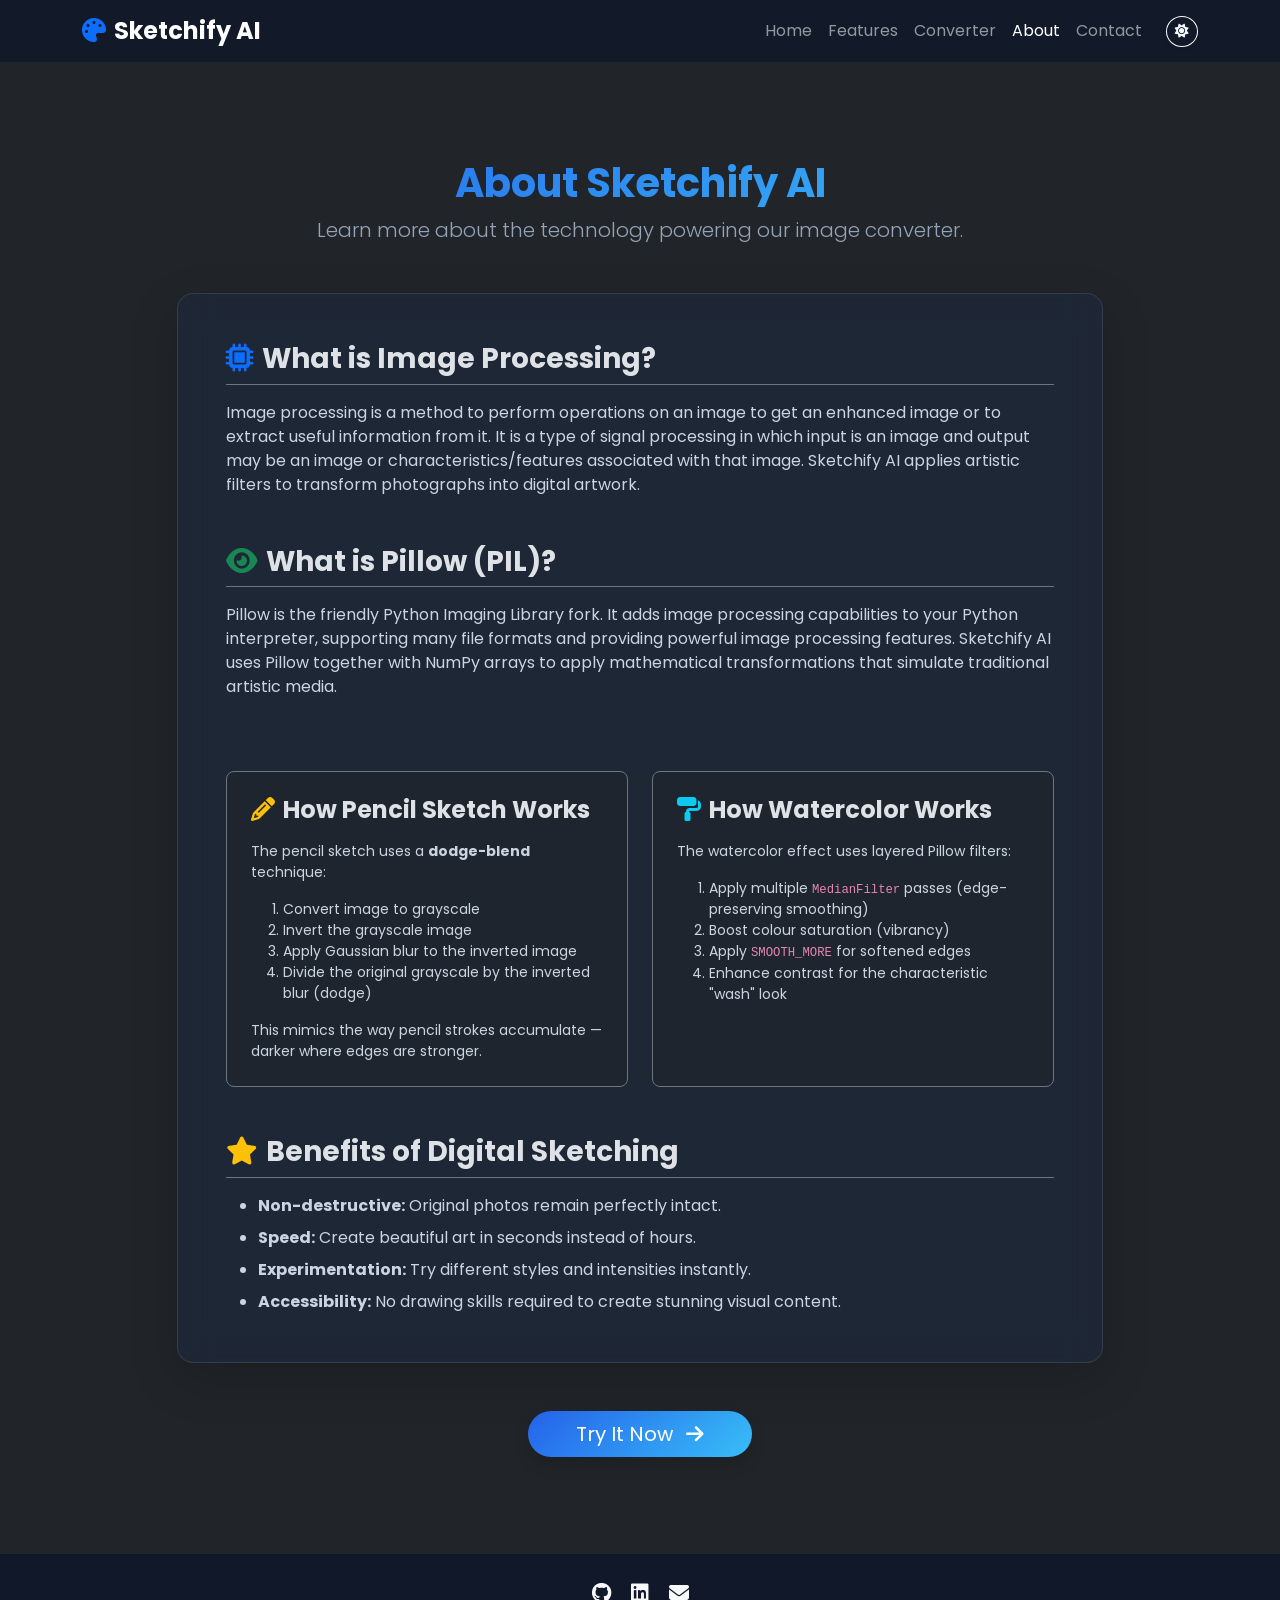
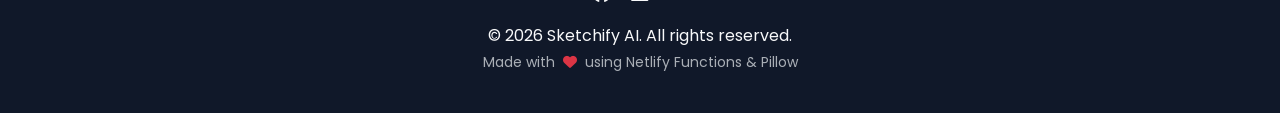
<file: about.html>
<!DOCTYPE html>
<html lang="en" data-bs-theme="dark">
<head>
    <meta charset="UTF-8">
    <meta name="viewport" content="width=device-width, initial-scale=1.0">
    <title>About — Sketchify AI</title>
    <meta name="description" content="Learn about the technology behind Sketchify AI — Image Processing, Pillow filters, and Digital Sketching.">
    <link rel="preconnect" href="https://fonts.googleapis.com">
    <link rel="preconnect" href="https://fonts.gstatic.com" crossorigin>
    <link href="https://fonts.googleapis.com/css2?family=Poppins:wght@300;400;500;600;700&display=swap" rel="stylesheet">
    <link href="https://cdn.jsdelivr.net/npm/bootstrap@5.3.2/dist/css/bootstrap.min.css" rel="stylesheet">
    <link rel="stylesheet" href="https://cdnjs.cloudflare.com/ajax/libs/font-awesome/6.4.2/css/all.min.css">
    <link rel="stylesheet" href="static/css/style.css">
</head>
<body class="d-flex flex-column min-vh-100">

<!-- Navbar -->
<nav class="navbar navbar-expand-lg navbar-dark glass-navbar sticky-top">
    <div class="container">
        <a class="navbar-brand fw-bold fs-4" href="index.html">
            <i class="fa-solid fa-palette text-primary me-2"></i>Sketchify AI
        </a>
        <button class="navbar-toggler" type="button" data-bs-toggle="collapse" data-bs-target="#navbarNav">
            <span class="navbar-toggler-icon"></span>
        </button>
        <div class="collapse navbar-collapse" id="navbarNav">
            <ul class="navbar-nav ms-auto align-items-center">
                <li class="nav-item"><a class="nav-link" href="index.html">Home</a></li>
                <li class="nav-item"><a class="nav-link" href="index.html#features">Features</a></li>
                <li class="nav-item"><a class="nav-link" href="index.html#converter">Converter</a></li>
                <li class="nav-item"><a class="nav-link active" href="about.html">About</a></li>
                <li class="nav-item"><a class="nav-link" href="index.html#contact">Contact</a></li>
                <li class="nav-item ms-lg-3 mt-2 mt-lg-0">
                    <button id="theme-toggle" class="btn btn-outline-light btn-sm rounded-circle shadow-sm" title="Toggle Theme">
                        <i class="fa-solid fa-sun"></i>
                    </button>
                </li>
            </ul>
        </div>
    </div>
</nav>

<!-- Main -->
<main class="flex-grow-1">
<section class="py-5">
    <div class="container py-5">
        <div class="row justify-content-center">
            <div class="col-lg-10">
                <div class="text-center mb-5 fade-in-anim">
                    <h1 class="fw-bold text-gradient">About Sketchify AI</h1>
                    <p class="lead text-muted-custom">Learn more about the technology powering our image converter.</p>
                </div>

                <div class="glass-card p-4 p-md-5 rounded-4 shadow-lg mb-5 fade-in-anim delay-1">

                    <h3 class="fw-bold mb-3 border-bottom border-secondary pb-2">
                        <i class="fa-solid fa-microchip text-primary me-2"></i>What is Image Processing?
                    </h3>
                    <p class="text-light-custom">
                        Image processing is a method to perform operations on an image to get an enhanced image or to extract useful information from it. It is a type of signal processing in which input is an image and output may be an image or characteristics/features associated with that image. Sketchify AI applies artistic filters to transform photographs into digital artwork.
                    </p>

                    <h3 class="fw-bold mt-5 mb-3 border-bottom border-secondary pb-2">
                        <i class="fa-solid fa-eye text-success me-2"></i>What is Pillow (PIL)?
                    </h3>
                    <p class="text-light-custom">
                        Pillow is the friendly Python Imaging Library fork. It adds image processing capabilities to your Python interpreter, supporting many file formats and providing powerful image processing features. Sketchify AI uses Pillow together with NumPy arrays to apply mathematical transformations that simulate traditional artistic media.
                    </p>

                    <div class="row mt-5 g-4">
                        <div class="col-md-6">
                            <div class="bg-dark bg-opacity-50 p-4 rounded-3 h-100 border border-secondary">
                                <h4 class="fw-bold mb-3"><i class="fa-solid fa-pencil text-warning me-2"></i>How Pencil Sketch Works</h4>
                                <p class="text-light-custom small">The pencil sketch uses a <strong>dodge-blend</strong> technique:</p>
                                <ol class="text-light-custom small">
                                    <li>Convert image to grayscale</li>
                                    <li>Invert the grayscale image</li>
                                    <li>Apply Gaussian blur to the inverted image</li>
                                    <li>Divide the original grayscale by the inverted blur (dodge)</li>
                                </ol>
                                <p class="text-light-custom small mb-0">This mimics the way pencil strokes accumulate — darker where edges are stronger.</p>
                            </div>
                        </div>
                        <div class="col-md-6">
                            <div class="bg-dark bg-opacity-50 p-4 rounded-3 h-100 border border-secondary">
                                <h4 class="fw-bold mb-3"><i class="fa-solid fa-paint-roller text-info me-2"></i>How Watercolor Works</h4>
                                <p class="text-light-custom small">The watercolor effect uses layered Pillow filters:</p>
                                <ol class="text-light-custom small">
                                    <li>Apply multiple <code>MedianFilter</code> passes (edge-preserving smoothing)</li>
                                    <li>Boost colour saturation (vibrancy)</li>
                                    <li>Apply <code>SMOOTH_MORE</code> for softened edges</li>
                                    <li>Enhance contrast for the characteristic "wash" look</li>
                                </ol>
                            </div>
                        </div>
                    </div>

                    <h3 class="fw-bold mt-5 mb-3 border-bottom border-secondary pb-2">
                        <i class="fa-solid fa-star text-warning me-2"></i>Benefits of Digital Sketching
                    </h3>
                    <ul class="text-light-custom mb-0">
                        <li class="mb-2"><strong>Non-destructive:</strong> Original photos remain perfectly intact.</li>
                        <li class="mb-2"><strong>Speed:</strong> Create beautiful art in seconds instead of hours.</li>
                        <li class="mb-2"><strong>Experimentation:</strong> Try different styles and intensities instantly.</li>
                        <li><strong>Accessibility:</strong> No drawing skills required to create stunning visual content.</li>
                    </ul>
                </div>

                <div class="text-center mt-4">
                    <a href="index.html#converter" class="btn btn-primary btn-lg rounded-pill px-5 shadow">
                        Try It Now <i class="fa-solid fa-arrow-right ms-2"></i>
                    </a>
                </div>
            </div>
        </div>
    </div>
</section>
</main>

<!-- Footer -->
<footer class="glass-footer text-light py-4 mt-auto">
    <div class="container text-center">
        <div class="mb-3">
            <a href="https://github.com/bigsmoke1404/Sketchify-AI---Photo-to-Pencil-Watercolor-Sketch-Converter" target="_blank" class="text-light me-3 fs-5 hover-scale"><i class="fa-brands fa-github"></i></a>
            <a href="#" class="text-light me-3 fs-5 hover-scale"><i class="fa-brands fa-linkedin"></i></a>
            <a href="index.html#contact" class="text-light fs-5 hover-scale"><i class="fa-solid fa-envelope"></i></a>
        </div>
        <p class="mb-0">&copy; 2026 Sketchify AI. All rights reserved.</p>
        <p class="small text-muted mt-1">Made with <i class="fa-solid fa-heart text-danger mx-1"></i> using Netlify Functions &amp; Pillow</p>
    </div>
</footer>

<!-- Toast -->
<div class="toast-container position-fixed bottom-0 end-0 p-3">
    <div id="liveToast" class="toast align-items-center text-white border-0" role="alert" aria-live="assertive" aria-atomic="true">
        <div class="d-flex">
            <div class="toast-body" id="toastMessage">Action successful.</div>
            <button type="button" class="btn-close btn-close-white me-2 m-auto" data-bs-dismiss="toast"></button>
        </div>
    </div>
</div>

<script src="https://cdn.jsdelivr.net/npm/bootstrap@5.3.2/dist/js/bootstrap.bundle.min.js"></script>
<script src="static/js/main.js"></script>
</body>
</html>
</file>
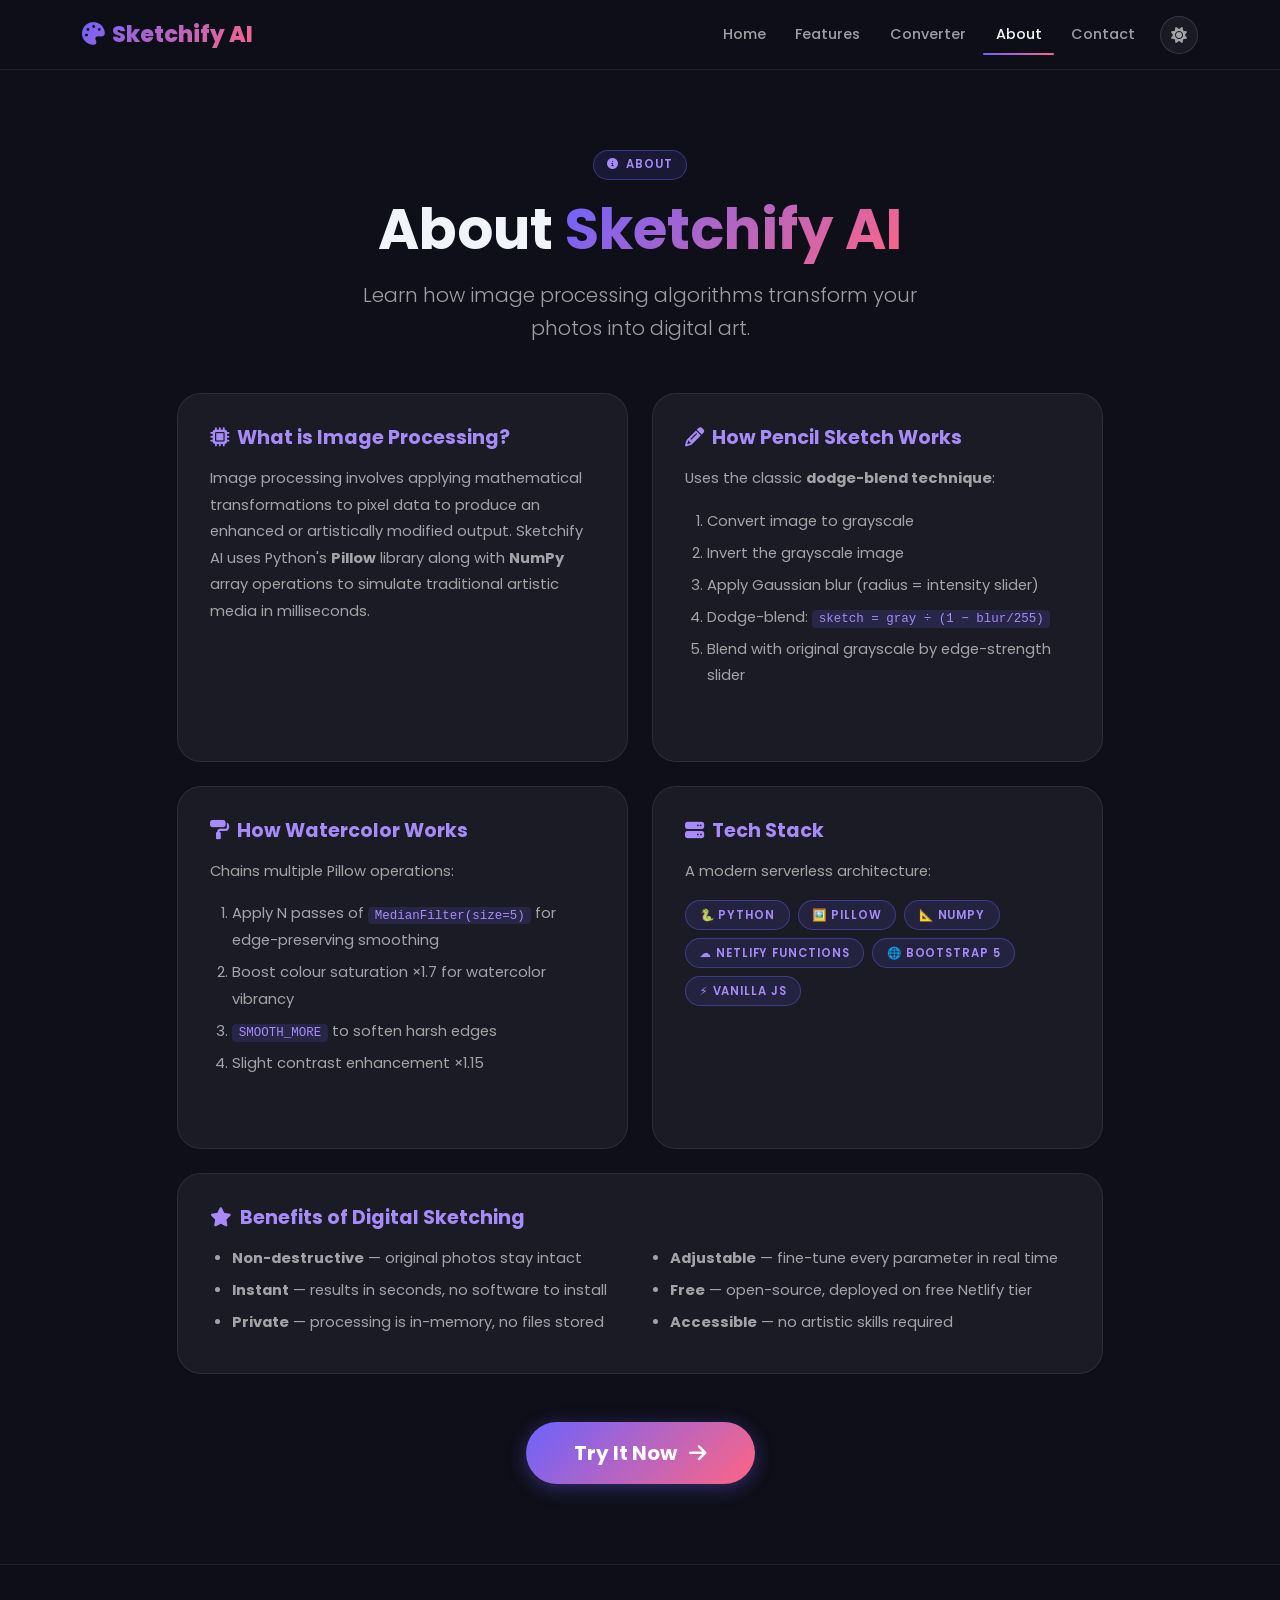
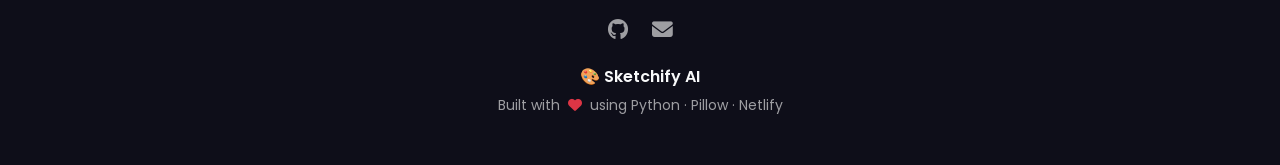
<file: public/about.html>
<!DOCTYPE html>
<html lang="en" data-bs-theme="dark">
<head>
  <meta charset="UTF-8">
  <meta name="viewport" content="width=device-width, initial-scale=1.0">
  <title>About — Sketchify AI</title>
  <meta name="description" content="Learn about the image processing technology behind Sketchify AI — Pillow filters, Python, and Netlify serverless functions.">
  <link href="https://cdn.jsdelivr.net/npm/bootstrap@5.3.2/dist/css/bootstrap.min.css" rel="stylesheet">
  <link rel="stylesheet" href="https://cdnjs.cloudflare.com/ajax/libs/font-awesome/6.4.2/css/all.min.css">
  <link rel="stylesheet" href="static/css/style.css">
</head>
<body class="d-flex flex-column min-vh-100">

<!-- Navbar -->
<nav class="navbar navbar-expand-lg glass-navbar sticky-top">
  <div class="container">
    <a class="navbar-brand" href="index.html">
      <i class="fa-solid fa-palette me-2"></i>Sketchify AI
    </a>
    <button class="navbar-toggler border-0" type="button"
            data-bs-toggle="collapse" data-bs-target="#mainNav">
      <span class="navbar-toggler-icon"></span>
    </button>
    <div class="collapse navbar-collapse" id="mainNav">
      <ul class="navbar-nav ms-auto align-items-center gap-1">
        <li class="nav-item"><a class="nav-link" href="index.html">Home</a></li>
        <li class="nav-item"><a class="nav-link" href="index.html#features">Features</a></li>
        <li class="nav-item"><a class="nav-link" href="index.html#converter">Converter</a></li>
        <li class="nav-item"><a class="nav-link active" href="about.html">About</a></li>
        <li class="nav-item"><a class="nav-link" href="index.html#contact">Contact</a></li>
        <li class="nav-item ms-lg-2 mt-2 mt-lg-0">
          <button id="theme-toggle" title="Toggle theme">
            <i class="fa-solid fa-sun"></i>
          </button>
        </li>
      </ul>
    </div>
  </div>
</nav>

<main class="flex-grow-1">
<section style="padding:5rem 0;">
  <div class="container">
    <div class="row justify-content-center">
      <div class="col-lg-10">

        <!-- Header -->
        <div class="text-center mb-5 slide-up">
          <div class="section-badge mb-3"><i class="fa-solid fa-circle-info"></i> About</div>
          <h1 class="display-4 fw-bold mb-3">About <span class="text-gradient">Sketchify AI</span></h1>
          <p class="lead text-muted-custom mx-auto" style="max-width:560px;">
            Learn how image processing algorithms transform your photos into digital art.
          </p>
        </div>

        <!-- Cards grid -->
        <div class="row g-4">
          <div class="col-md-6">
            <div class="about-section-card h-100 fade-in delay-1">
              <h3><i class="fa-solid fa-microchip me-2"></i>What is Image Processing?</h3>
              <p>
                Image processing involves applying mathematical transformations to pixel data
                to produce an enhanced or artistically modified output. Sketchify AI uses
                Python's <strong>Pillow</strong> library along with <strong>NumPy</strong> array
                operations to simulate traditional artistic media in milliseconds.
              </p>
            </div>
          </div>
          <div class="col-md-6">
            <div class="about-section-card h-100 fade-in delay-2">
              <h3><i class="fa-solid fa-pencil me-2"></i>How Pencil Sketch Works</h3>
              <p>Uses the classic <strong>dodge-blend technique</strong>:</p>
              <ol>
                <li>Convert image to grayscale</li>
                <li>Invert the grayscale image</li>
                <li>Apply Gaussian blur (radius = intensity slider)</li>
                <li>Dodge-blend: <code>sketch = gray ÷ (1 − blur/255)</code></li>
                <li>Blend with original grayscale by edge-strength slider</li>
              </ol>
            </div>
          </div>
          <div class="col-md-6">
            <div class="about-section-card h-100 fade-in delay-3">
              <h3><i class="fa-solid fa-paint-roller me-2"></i>How Watercolor Works</h3>
              <p>Chains multiple Pillow operations:</p>
              <ol>
                <li>Apply N passes of <code>MedianFilter(size=5)</code> for edge-preserving smoothing</li>
                <li>Boost colour saturation ×1.7 for watercolor vibrancy</li>
                <li><code>SMOOTH_MORE</code> to soften harsh edges</li>
                <li>Slight contrast enhancement ×1.15</li>
              </ol>
            </div>
          </div>
          <div class="col-md-6">
            <div class="about-section-card h-100 fade-in delay-4">
              <h3><i class="fa-solid fa-server me-2"></i>Tech Stack</h3>
              <p class="mb-3">A modern serverless architecture:</p>
              <div class="d-flex flex-wrap gap-2">
                <span class="section-badge">🐍 Python</span>
                <span class="section-badge">🖼️ Pillow</span>
                <span class="section-badge">📐 NumPy</span>
                <span class="section-badge">☁️ Netlify Functions</span>
                <span class="section-badge">🌐 Bootstrap 5</span>
                <span class="section-badge">⚡ Vanilla JS</span>
              </div>
            </div>
          </div>
        </div>

        <!-- Benefits -->
        <div class="about-section-card mt-4 fade-in">
          <h3><i class="fa-solid fa-star me-2"></i>Benefits of Digital Sketching</h3>
          <div class="row g-3">
            <div class="col-md-6">
              <ul class="mb-0">
                <li><strong>Non-destructive</strong> — original photos stay intact</li>
                <li><strong>Instant</strong> — results in seconds, no software to install</li>
                <li><strong>Private</strong> — processing is in-memory, no files stored</li>
              </ul>
            </div>
            <div class="col-md-6">
              <ul class="mb-0">
                <li><strong>Adjustable</strong> — fine-tune every parameter in real time</li>
                <li><strong>Free</strong> — open-source, deployed on free Netlify tier</li>
                <li><strong>Accessible</strong> — no artistic skills required</li>
              </ul>
            </div>
          </div>
        </div>

        <!-- CTA -->
        <div class="text-center mt-5">
          <a href="index.html#converter" class="btn btn-primary-gradient btn-lg px-5 py-3 hover-lift fw-bold">
            Try It Now <i class="fa-solid fa-arrow-right ms-2"></i>
          </a>
        </div>

      </div>
    </div>
  </div>
</section>
</main>

<!-- Footer -->
<footer class="glass-footer text-light py-5">
  <div class="container text-center">
    <div class="mb-3 d-flex justify-content-center gap-4">
      <a href="https://github.com/bigsmoke1404/Sketchify-AI---Photo-to-Pencil-Watercolor-Sketch-Converter"
         target="_blank" rel="noopener" class="footer-link">
        <i class="fa-brands fa-github"></i>
      </a>
      <a href="index.html#contact" class="footer-link">
        <i class="fa-solid fa-envelope"></i>
      </a>
    </div>
    <p class="mb-1 fw-semibold">🎨 Sketchify AI</p>
    <p class="text-muted-custom small mb-0">
      Built with <i class="fa-solid fa-heart text-danger mx-1"></i> using Python · Pillow · Netlify
    </p>
  </div>
</footer>

<script src="https://cdn.jsdelivr.net/npm/bootstrap@5.3.2/dist/js/bootstrap.bundle.min.js"></script>
<script src="static/js/main.js"></script>
</body>
</html>
</file>
<file: static/css/style.css>
/* 
   Modern Glassmorphism Theme 
*/

:root {
    --bg-color-dark: #0f172a;
    --bg-color-light: #f8fafc;
    --text-dark: #f8fafc;
    --text-light: #1e293b;
    --text-muted-dark: #94a3b8;
    --text-muted-light: #64748b;
    
    --card-bg-dark: rgba(30, 41, 59, 0.7);
    --card-bg-light: rgba(255, 255, 255, 0.7);
    
    --card-border-dark: rgba(255, 255, 255, 0.1);
    --card-border-light: rgba(0, 0, 0, 0.1);
    
    --primary-gradient: linear-gradient(135deg, #2563eb, #38bdf8);
}

body {
    font-family: 'Poppins', sans-serif;
    transition: background-color 0.3s ease, color 0.3s ease;
}

/* Dark Mode (Default) */
[data-bs-theme="dark"] {
    background-color: var(--bg-color-dark);
    color: var(--text-dark);
}

[data-bs-theme="dark"] .glass-card {
    background: var(--card-bg-dark);
    border: 1px solid var(--card-border-dark);
    backdrop-filter: blur(16px);
    -webkit-backdrop-filter: blur(16px);
}

[data-bs-theme="dark"] .text-muted-custom {
    color: var(--text-muted-dark) !important;
}

[data-bs-theme="dark"] .glass-navbar {
    background: rgba(15, 23, 42, 0.8);
    backdrop-filter: blur(10px);
    border-bottom: 1px solid rgba(255,255,255,0.05);
}

[data-bs-theme="dark"] .glass-input {
    background-color: rgba(15, 23, 42, 0.6);
    border: 1px solid rgba(255,255,255,0.1);
    color: white;
}

[data-bs-theme="dark"] .glass-input:focus {
    background-color: rgba(15, 23, 42, 0.9);
    border-color: #38bdf8;
    box-shadow: 0 0 0 0.25rem rgba(56, 189, 248, 0.25);
    color: white;
}

/* Light Mode */
[data-bs-theme="light"] {
    background-color: var(--bg-color-light);
    color: var(--text-light);
}

[data-bs-theme="light"] .glass-card {
    background: var(--card-bg-light);
    border: 1px solid var(--card-border-light);
    backdrop-filter: blur(16px);
    -webkit-backdrop-filter: blur(16px);
    box-shadow: 0 10px 30px rgba(0,0,0,0.05) !important;
}

[data-bs-theme="light"] .text-muted-custom {
    color: var(--text-muted-light) !important;
}

[data-bs-theme="light"] .text-light-custom {
    color: var(--text-light) !important;
}

[data-bs-theme="light"] .glass-navbar {
    background: rgba(248, 250, 252, 0.8);
    backdrop-filter: blur(10px);
    border-bottom: 1px solid rgba(0,0,0,0.05);
}

[data-bs-theme="light"] .navbar-brand, 
[data-bs-theme="light"] .nav-link {
    color: var(--text-light) !important;
}

[data-bs-theme="light"] .glass-input {
    background-color: rgba(255, 255, 255, 0.8);
    border: 1px solid rgba(0,0,0,0.1);
    color: #1e293b;
}

[data-bs-theme="light"] .glass-footer {
    background: rgba(248, 250, 252, 0.9);
    border-top: 1px solid rgba(0,0,0,0.05);
}
[data-bs-theme="light"] .glass-footer p,
[data-bs-theme="light"] .glass-footer a {
    color: var(--text-light) !important;
}

/* Gradients & Highlights */
.text-gradient {
    background: var(--primary-gradient);
    -webkit-background-clip: text;
    -webkit-text-fill-color: transparent;
    background-clip: text;
}

.btn-primary {
    background: var(--primary-gradient);
    border: none;
    transition: transform 0.2s, box-shadow 0.2s;
}

.btn-primary:hover {
    transform: translateY(-2px);
    box-shadow: 0 10px 20px rgba(37, 99, 235, 0.3);
}

/* Animations & Transitions */
.hover-scale {
    transition: transform 0.3s ease;
}
.hover-scale:hover {
    transform: scale(1.05);
}

.hover-lift {
    transition: transform 0.3s ease, box-shadow 0.3s ease;
}
.hover-lift:hover {
    transform: translateY(-10px);
    box-shadow: 0 15px 30px rgba(0,0,0,0.2) !important;
}

.fade-in-anim {
    animation: fadeIn 1s ease forwards;
    opacity: 0;
}
.slide-up-anim {
    animation: slideUp 1s ease forwards;
    opacity: 0;
}
.slide-left-anim {
    animation: slideLeft 1s ease forwards;
    opacity: 0;
}

.delay-1 { animation-delay: 0.1s; }
.delay-2 { animation-delay: 0.2s; }
.delay-3 { animation-delay: 0.3s; }
.delay-4 { animation-delay: 0.4s; }

@keyframes fadeIn {
    from { opacity: 0; }
    to { opacity: 1; }
}

@keyframes slideUp {
    from { opacity: 0; transform: translateY(30px); }
    to { opacity: 1; transform: translateY(0); }
}

@keyframes slideLeft {
    from { opacity: 0; transform: translateX(30px); }
    to { opacity: 1; transform: translateX(0); }
}

/* Background Shapes */
.bg-shape {
    position: absolute;
    border-radius: 50%;
    filter: blur(80px);
    z-index: 0;
    opacity: 0.4;
}

.shape-1 {
    width: 400px;
    height: 400px;
    background: #2563eb;
    top: -100px;
    left: -100px;
}

.shape-2 {
    width: 300px;
    height: 300px;
    background: #38bdf8;
    bottom: -50px;
    right: -50px;
}

/* Upload Area */
.upload-area {
    border-color: #38bdf8 !important;
    background: rgba(56, 189, 248, 0.05);
    min-height: 300px;
}
.upload-area.dragover {
    background: rgba(56, 189, 248, 0.15);
    border-color: #2563eb !important;
    transform: scale(1.02);
}

/* Form ranges */
.form-range::-webkit-slider-thumb {
    background: #38bdf8;
}

/* Slider comparison */
#compareContainer {
    user-select: none;
    background: #111827;
}

/* Glass footer — dark mode */
[data-bs-theme="dark"] .glass-footer {
    background: rgba(15, 23, 42, 0.9);
    border-top: 1px solid rgba(255,255,255,0.06);
}

/* text-light-custom for about page body text */
.text-light-custom {
    color: #cbd5e1;
}

/* Hero section min-height */
.hero-section {
    min-height: 80vh;
}

/* When resultsArea is shown via JS, override the animation opacity:0 */
#resultsArea:not(.d-none) {
    opacity: 1 !important;
    animation: fadeIn 0.5s ease forwards !important;
}

/* Loading overlay centered content */
#loadingOverlay {
    display: none; /* JS controls this */
}

/* Cursor pointer for upload area */
.upload-area {
    cursor: pointer;
    transition: transform 0.2s ease, background 0.2s ease;
}
</file>
<file: public/static/css/style.css>
/* ═══════════════════════════════════════════════════════════════════
   Sketchify AI — Premium Dark Glassmorphism Theme
   ═══════════════════════════════════════════════════════════════════ */

@import url('https://fonts.googleapis.com/css2?family=Poppins:ital,wght@0,300;0,400;0,500;0,600;0,700;0,800;1,400&display=swap');

/* ── CSS Variables ──────────────────────────────────────────────── */
:root {
  --primary:        #6C63FF;
  --primary-light:  #A78BFA;
  --primary-dark:   #4F46E5;
  --secondary:      #FF6584;
  --success:        #10b981;
  --danger:         #ef4444;

  --bg-body:        #0F0F1A;
  --bg-surface:     #1A1A2E;
  --bg-glass:       rgba(255,255,255,0.05);
  --bg-glass-hover: rgba(255,255,255,0.08);
  --bg-input:       rgba(255,255,255,0.07);

  --text-primary:   #F1F5F9;
  --text-secondary: rgba(255,255,255,0.60);
  --text-muted:     rgba(255,255,255,0.35);

  --border:         rgba(255,255,255,0.08);
  --border-md:      rgba(255,255,255,0.13);
  --border-primary: rgba(108,99,255,0.40);

  --grad-primary:   linear-gradient(135deg,#6C63FF 0%,#FF6584 100%);
  --grad-hero:      linear-gradient(135deg,#0F0F1A 0%,#1A1A2E 55%,#16213E 100%);

  --shadow-sm:   0 4px 15px rgba(0,0,0,.25);
  --shadow-md:   0 8px 30px rgba(0,0,0,.40);
  --shadow-lg:   0 20px 60px rgba(0,0,0,.55);
  --shadow-glow: 0 0 40px rgba(108,99,255,.30);

  --radius-sm:   8px;
  --radius-md:   16px;
  --radius-lg:   24px;
  --radius-pill: 999px;
  --transition:  all .3s cubic-bezier(.4,0,.2,1);
}

/* Light mode overrides */
[data-bs-theme="light"] {
  --bg-body:        #EEF0FF;
  --bg-surface:     #FFFFFF;
  --bg-glass:       rgba(255,255,255,.75);
  --bg-glass-hover: rgba(255,255,255,.92);
  --bg-input:       rgba(108,99,255,.06);
  --text-primary:   #1A1A2E;
  --text-secondary: rgba(0,0,0,.60);
  --text-muted:     rgba(0,0,0,.40);
  --border:         rgba(0,0,0,.08);
  --border-md:      rgba(0,0,0,.14);
}

/* ── Reset ─────────────────────────────────────────────────────── */
*, *::before, *::after { box-sizing: border-box; margin:0; padding:0; }

html { scroll-behavior: smooth; scrollbar-width: thin; scrollbar-color: var(--primary) transparent; }
::-webkit-scrollbar { width:6px; }
::-webkit-scrollbar-track { background:transparent; }
::-webkit-scrollbar-thumb { background:var(--primary); border-radius:var(--radius-pill); }

body {
  font-family:'Poppins',system-ui,sans-serif;
  background: var(--bg-body);
  color: var(--text-primary);
  line-height: 1.65;
  overflow-x: hidden;
  min-height: 100vh;
}

/* ── Global reusables ───────────────────────────────────────────── */
.text-gradient {
  background: var(--grad-primary);
  -webkit-background-clip: text;
  -webkit-text-fill-color: transparent;
  background-clip: text;
}

.text-muted-custom  { color: var(--text-secondary); }
.text-light-custom  { color: var(--text-primary); }

.glass-card {
  background: var(--bg-glass);
  backdrop-filter: blur(14px);
  -webkit-backdrop-filter: blur(14px);
  border: 1px solid var(--border);
  border-radius: var(--radius-lg);
  transition: var(--transition);
}

.glass-card:hover  { background: var(--bg-glass-hover); border-color: var(--border-md); }
.hover-lift        { transition: var(--transition); }
.hover-lift:hover  { transform: translateY(-6px); box-shadow: var(--shadow-glow); }
.hover-scale       { transition: var(--transition); }
.hover-scale:hover { transform: scale(1.05); }

.section-badge {
  display: inline-flex; align-items: center; gap:6px;
  background: rgba(108,99,255,.12);
  border: 1px solid var(--border-primary);
  color: var(--primary-light);
  padding: .28rem .85rem;
  border-radius: var(--radius-pill);
  font-size: .72rem; font-weight:600;
  letter-spacing:.08em; text-transform:uppercase;
}

/* ── Animations ─────────────────────────────────────────────────── */
@keyframes floatA { 0%,100%{transform:translateY(0) rotate(0deg)} 50%{transform:translateY(-20px) rotate(5deg)} }
@keyframes floatB { 0%,100%{transform:translateY(0) rotate(0deg)} 50%{transform:translateY(-30px) rotate(-5deg)} }
@keyframes slideUp { from{opacity:0;transform:translateY(30px)} to{opacity:1;transform:translateY(0)} }
@keyframes fadeIn  { from{opacity:0} to{opacity:1} }
@keyframes pulse   { 0%,100%{box-shadow:0 0 0 0 rgba(108,99,255,.4)} 70%{box-shadow:0 0 0 14px rgba(108,99,255,0)} }
@keyframes spin    { to{transform:rotate(360deg)} }

.slide-up { animation: slideUp .7s ease both; }
.fade-in  { animation: fadeIn  .7s ease both; }
.delay-1  { animation-delay: .1s; }
.delay-2  { animation-delay: .2s; }
.delay-3  { animation-delay: .3s; }
.delay-4  { animation-delay: .4s; }

/* ── Navbar ─────────────────────────────────────────────────────── */
.glass-navbar {
  background: rgba(15,15,26,.85);
  backdrop-filter: blur(20px);
  -webkit-backdrop-filter: blur(20px);
  border-bottom: 1px solid var(--border);
  height: 70px;
  transition: var(--transition);
  z-index: 1000;
}

[data-bs-theme="light"] .glass-navbar {
  background: rgba(255,255,255,.88);
}

.glass-navbar .navbar-brand {
  font-size: 1.4rem; font-weight:800;
  background: var(--grad-primary);
  -webkit-background-clip:text; -webkit-text-fill-color:transparent;
  background-clip:text;
}

.glass-navbar .nav-link {
  color: var(--text-secondary) !important;
  font-weight:500; font-size:.9rem;
  padding: .4rem .8rem !important;
  border-radius: var(--radius-sm);
  transition: var(--transition);
  position: relative;
}

.glass-navbar .nav-link::after {
  content:''; position:absolute; bottom:-2px; left:50%; right:50%;
  height:2px; background:var(--grad-primary);
  border-radius:var(--radius-pill);
  transition: var(--transition);
}

.glass-navbar .nav-link:hover,
.glass-navbar .nav-link.active {
  color: var(--text-primary) !important;
}

.glass-navbar .nav-link:hover::after,
.glass-navbar .nav-link.active::after {
  left:0; right:0;
}

/* Theme toggle */
#theme-toggle {
  width:38px; height:38px; padding:0;
  border-radius:50% !important;
  display:inline-flex; align-items:center; justify-content:center;
  border:1px solid var(--border-md) !important;
  color: var(--text-secondary);
  background: var(--bg-glass) !important;
  transition: var(--transition);
}
#theme-toggle:hover {
  background: var(--bg-glass-hover) !important;
  color: var(--primary-light);
  box-shadow: var(--shadow-glow);
}

/* ── Hero Section ───────────────────────────────────────────────── */
.hero-section {
  min-height: calc(100vh - 70px);
  background: var(--grad-hero);
  position: relative;
  overflow: hidden;
  padding: 5rem 0 4rem;
}

.bg-shape {
  position: absolute; border-radius:50%;
  filter: blur(80px); opacity:.18;
  pointer-events:none;
}
.shape-1 {
  width:600px; height:600px;
  background:var(--primary);
  top:-200px; left:-200px;
  animation: floatA 12s ease-in-out infinite;
}
.shape-2 {
  width:500px; height:500px;
  background:var(--secondary);
  bottom:-200px; right:-150px;
  animation: floatB 15s ease-in-out infinite;
}
.shape-3 {
  width:300px; height:300px;
  background:var(--primary-light);
  top:50%; left:50%; transform:translate(-50%,-50%);
  animation: floatA 18s ease-in-out infinite reverse;
}

.hero-section h1 { line-height:1.15; }
.hero-section .lead { max-width:520px; }

/* ── Feature Cards ──────────────────────────────────────────────── */
.feature-card {
  background: var(--bg-glass);
  border: 1px solid var(--border);
  border-radius: var(--radius-lg);
  padding: 2rem 1.5rem;
  text-align: center;
  transition: var(--transition);
  height: 100%;
}

.feature-card:hover {
  border-color: var(--border-primary);
  background: var(--bg-glass-hover);
  transform: translateY(-6px);
  box-shadow: var(--shadow-glow);
}

.icon-box {
  width:68px; height:68px;
  border-radius:20px;
  display:flex; align-items:center; justify-content:center;
  margin: 0 auto 1.2rem;
  font-size:1.6rem;
  box-shadow: var(--shadow-md);
}

/* ── Converter Section ──────────────────────────────────────────── */
#converter { background: var(--bg-surface); }

/* ── Upload Area ────────────────────────────────────────────────── */
.upload-area {
  border: 2px dashed var(--border-primary);
  border-radius: var(--radius-lg);
  min-height: 340px;
  display: flex; align-items:center; justify-content:center;
  transition: var(--transition);
  cursor: pointer;
  position: relative;
  overflow: hidden;
  background: rgba(108,99,255,.04);
}

.upload-area:hover, .upload-area.dragover {
  border-color: var(--primary);
  background: rgba(108,99,255,.10);
  box-shadow: 0 0 0 4px rgba(108,99,255,.12);
}

.upload-area.dragover { transform: scale(1.01); }

/* Image preview inside upload area */
#imagePreviewContainer {
  position:absolute; inset:0;
  background: var(--bg-surface);
  display:flex; align-items:center; justify-content:center;
}
#imagePreview {
  width:100%; height:100%;
  object-fit:contain;
}

/* ── Form controls ──────────────────────────────────────────────── */
.glass-input {
  background: var(--bg-input) !important;
  border: 1px solid var(--border-md) !important;
  color: var(--text-primary) !important;
  border-radius: var(--radius-sm) !important;
  transition: var(--transition);
}
.glass-input:focus {
  border-color: var(--primary) !important;
  box-shadow: 0 0 0 3px rgba(108,99,255,.20) !important;
  background: rgba(108,99,255,.08) !important;
  outline: none;
}
.glass-input option { background: var(--bg-surface); color: var(--text-primary); }

.form-range {
  accent-color: var(--primary);
  height: .5rem;
}

/* ── Buttons ────────────────────────────────────────────────────── */
.btn-primary-gradient {
  background: var(--grad-primary);
  border: none;
  color: #fff;
  font-weight:600;
  border-radius: var(--radius-pill) !important;
  box-shadow: 0 4px 18px rgba(108,99,255,.35);
  transition: var(--transition);
  position:relative; overflow:hidden;
}
.btn-primary-gradient::before {
  content:''; position:absolute; inset:0;
  background:rgba(255,255,255,0);
  transition: var(--transition);
}
.btn-primary-gradient:hover { transform:translateY(-2px); box-shadow:0 8px 28px rgba(108,99,255,.55); color:#fff; }
.btn-primary-gradient:hover::before { background:rgba(255,255,255,.07); }
.btn-primary-gradient:disabled { opacity:.5; transform:none; box-shadow:none; cursor:not-allowed; }

.btn-success-gradient {
  background: linear-gradient(135deg,#10b981,#059669);
  border:none; color:#fff; font-weight:600;
  border-radius: var(--radius-pill) !important;
  box-shadow: 0 4px 18px rgba(16,185,129,.35);
  transition: var(--transition);
}
.btn-success-gradient:hover { transform:translateY(-2px); box-shadow:0 8px 28px rgba(16,185,129,.55); color:#fff; }

/* ── Loading Spinner ────────────────────────────────────────────── */
#loadingOverlay .spinner-border { animation: spin 1s linear infinite; }
.progress-bar-animated { background: var(--grad-primary) !important; }

/* ── Results Area ───────────────────────────────────────────────── */
#resultsArea { animation: slideUp .5s ease both; }

/* ── Comparison Slider ──────────────────────────────────────────── */
.compare-container {
  width:100%; max-width:820px; height:440px;
  position:relative; user-select:none;
  border:1px solid var(--border-md);
  box-shadow: var(--shadow-lg);
  background: #000;
  border-radius: var(--radius-md);
  overflow: hidden;
  cursor: ew-resize;
}

.compare-container img {
  position:absolute; top:0; left:0;
  width:100%; height:100%;
  object-fit:contain; display:block;
}

#originalWrapper {
  position:absolute; top:0; left:0; height:100%;
  overflow:hidden;
  border-right:3px solid rgba(255,255,255,.9);
  box-shadow: 2px 0 12px rgba(0,0,0,.6);
  z-index:2;
}
#originalWrapper img {
  position:absolute; top:0; left:0;
  height:100%; width:auto; min-width:100%;
  object-fit:contain;
}

.compare-label {
  position:absolute; top:12px; z-index:4;
  background: rgba(0,0,0,.65);
  backdrop-filter:blur(6px);
  color:#fff; font-size:.78rem; font-weight:600;
  padding:.3rem .75rem; border-radius:var(--radius-pill);
  letter-spacing:.04em;
}
.compare-label.left  { left:14px; }
.compare-label.right { right:14px; }

#sliderHandle {
  position:absolute; top:50%; z-index:5;
  width:44px; height:44px;
  background:#fff;
  border-radius:50%;
  cursor:ew-resize;
  display:flex; align-items:center; justify-content:center;
  box-shadow: 0 2px 14px rgba(0,0,0,.5);
  transform:translate(-50%,-50%);
  transition: box-shadow .2s;
  touch-action: none;
}
#sliderHandle:hover { box-shadow:0 0 0 6px rgba(108,99,255,.25); }
#sliderHandle i { color:var(--primary); font-size:1rem; pointer-events:none; }

/* ── Contact Section ────────────────────────────────────────────── */
#contact { background: var(--bg-body); }

/* ── Footer ─────────────────────────────────────────────────────── */
.glass-footer {
  background: rgba(15,15,26,.95);
  backdrop-filter: blur(20px);
  border-top: 1px solid var(--border);
}
[data-bs-theme="light"] .glass-footer { background: rgba(255,255,255,.9); }

.footer-link {
  color: var(--text-secondary);
  font-size:1.3rem;
  transition: var(--transition);
  display:inline-block;
}
.footer-link:hover {
  color: var(--primary-light);
  transform: translateY(-3px) scale(1.15);
}

/* ── Toast ──────────────────────────────────────────────────────── */
.toast { font-size:.87rem; font-weight:500; border-radius:var(--radius-md) !important; }

/* ── About Page ─────────────────────────────────────────────────── */
.about-section-card {
  background: var(--bg-glass);
  border: 1px solid var(--border);
  border-radius: var(--radius-lg);
  padding: 2rem;
  margin-bottom: 1.5rem;
  transition: var(--transition);
}
.about-section-card:hover { border-color: var(--border-primary); }
.about-section-card h3 { font-size:1.2rem; font-weight:700; color:var(--primary-light); margin-bottom:1rem; }
.about-section-card p, .about-section-card li { color:var(--text-secondary); font-size:.92rem; line-height:1.8; }
.about-section-card ol, .about-section-card ul { padding-left:1.4rem; }
.about-section-card li { margin-bottom:.35rem; }
code {
  background:rgba(108,99,255,.15);
  color:var(--primary-light);
  padding:.12rem .4rem;
  border-radius:4px;
  font-size:.85em;
}

/* ── Responsive tweaks ──────────────────────────────────────────── */
@media (max-width:767.98px) {
  .hero-section { min-height:auto; padding:4rem 0 3rem; }
  .hero-section h1 { font-size:2rem; }
  .compare-container { height:280px; }
  .feature-card { margin-bottom:1rem; }
  .upload-area { min-height:240px; }
}

@media (max-width:575.98px) {
  .glass-card { padding: 1.5rem 1.2rem; }
  .compare-container { height:220px; }
}
</file>
